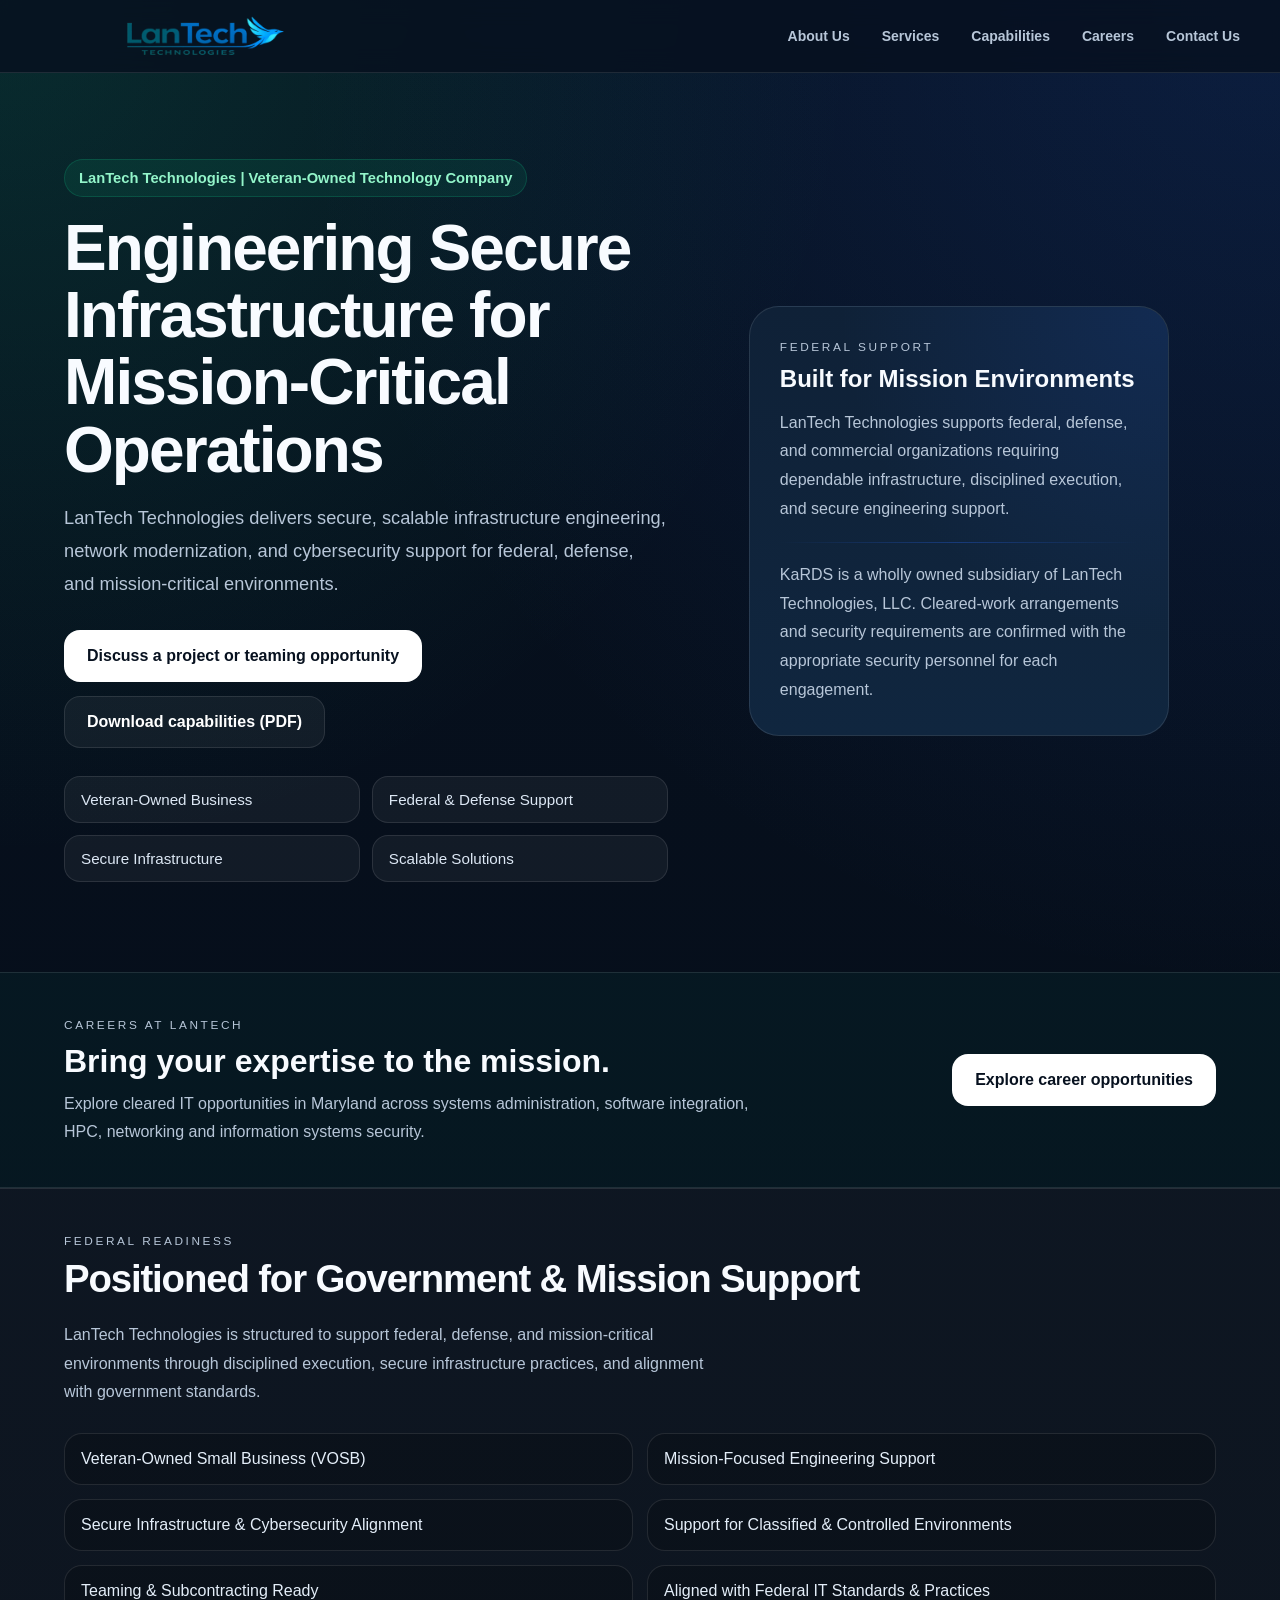
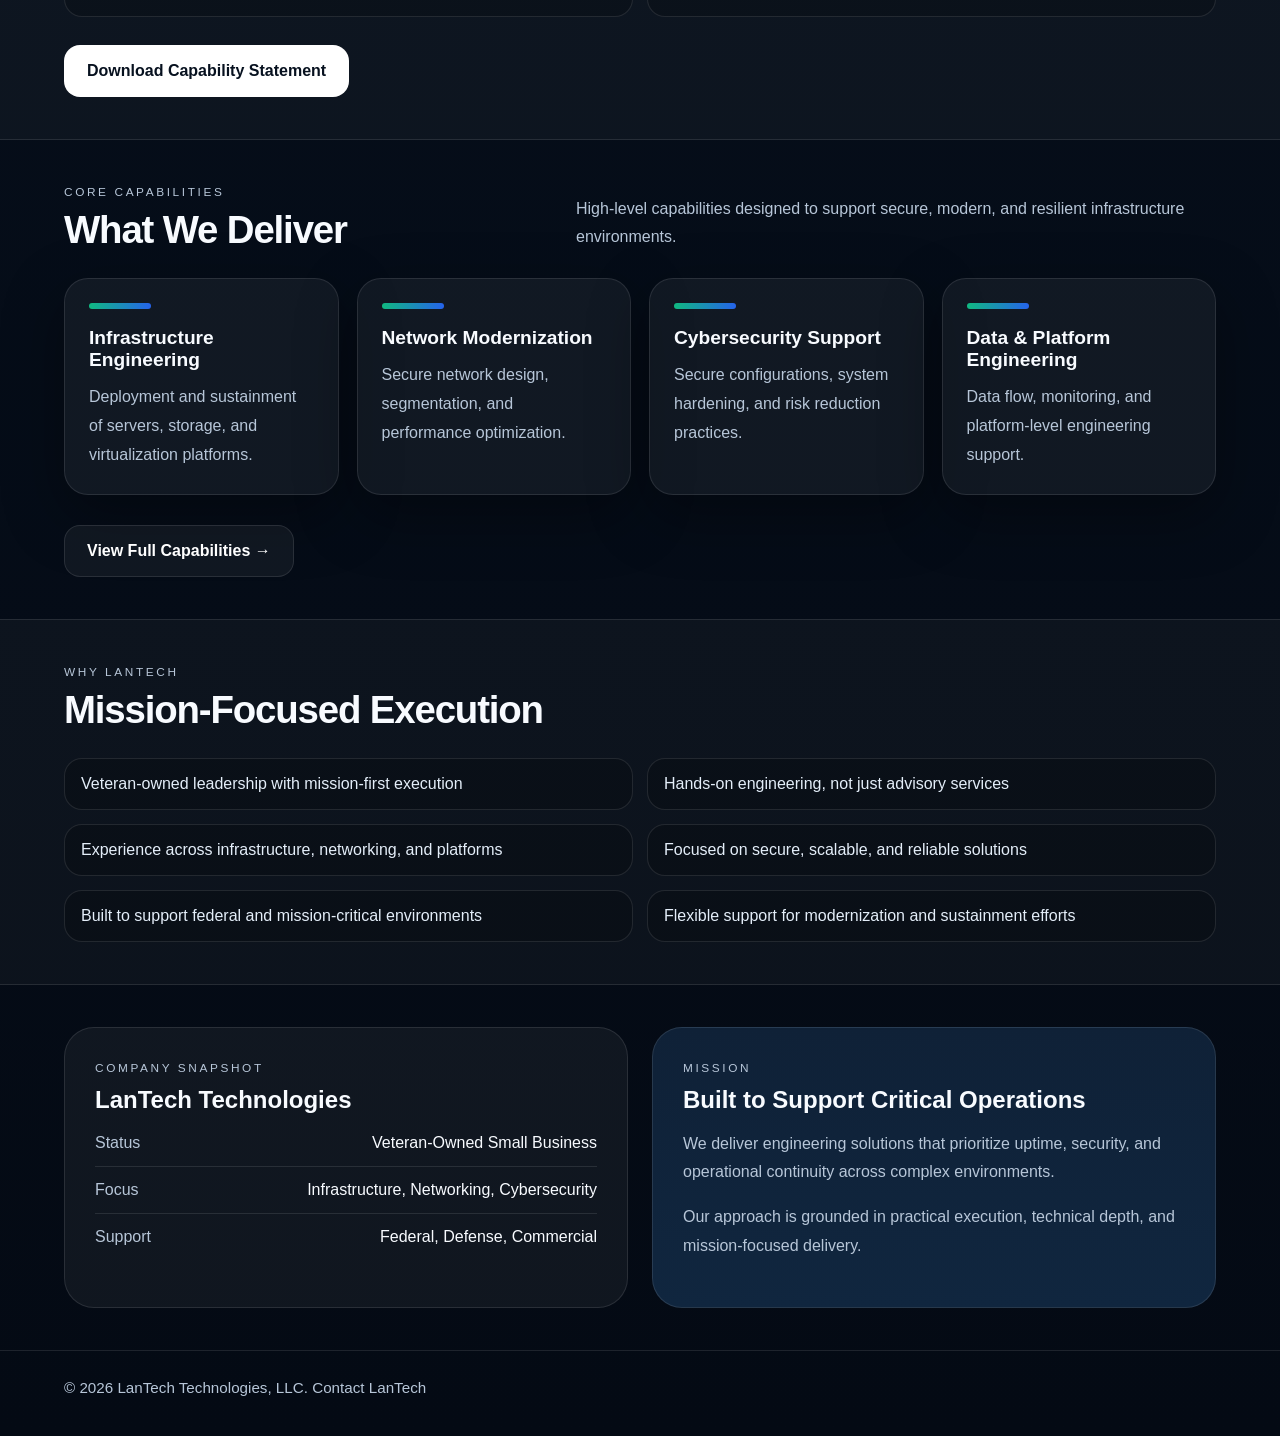
<file: index.html>
<!DOCTYPE html>

<html lang="en">
<head>
<meta charset="utf-8"/>
<meta content="width=device-width,initial-scale=1" name="viewport"/>
<title>LanTech Technologies | Mission-Focused Infrastructure &amp; Engineering</title>
<meta content="LanTech Technologies, LLC: veteran-owned infrastructure engineering, Windows and Linux administration, Hyper-V, storage, networking, and Apache NiFi operations. Contact us for teaming and project support." name="description"/>
<link href="styles.css" rel="stylesheet"/>
<link href="careers.css" rel="stylesheet"/>
<link href="https://lantechtechnologies.com/" rel="canonical"/></head>
<body><a class="skip-link" href="#main-content">Skip to main content</a>
<header class="site-header">
<div class="container nav">
<a class="brand" href="/">
<img alt="LanTech Technologies" class="brand-logo" decoding="async" src="lantech-logo.png"/>
</a>
<nav aria-label="Main navigation" class="nav-links"><a href="about.html">About Us</a><a href="services.html">Services</a><a href="capabilities.html">Capabilities</a><a href="careers.html">Careers</a><a href="contact.html">Contact Us</a></nav>
</div>
</header>
<main id="main-content">
<!-- HERO -->
<section class="hero" id="top">
<div class="container hero-grid">
<div>
<span class="eyebrow">
        LanTech Technologies | Veteran-Owned Technology Company
      </span>
<h1>
        Engineering Secure Infrastructure for Mission-Critical Operations
      </h1>
<p class="lead">
        LanTech Technologies delivers secure, scalable infrastructure engineering,
        network modernization, and cybersecurity support for federal, defense,
        and mission-critical environments.
      </p><div class="cta-row"><a class="btn primary" href="contact.html">Discuss a project or teaming opportunity</a><a class="btn secondary" download="" href="lantech-capability-statement.pdf">Download capabilities (PDF)</a></div>
<div class="hero-badges">
<div class="badge">Veteran-Owned Business</div>
<div class="badge">Federal &amp; Defense Support</div>
<div class="badge">Secure Infrastructure</div>
<div class="badge">Scalable Solutions</div>
</div>
</div>
<div class="hero-visual">
<div class="hero-visual-wrap">
<div class="about-card alt" style="max-width: 420px; text-align: left;">
<span class="kicker">Federal Support</span>
<h2 style="margin-top:10px;">
        Built for Mission Environments
      </h2>
<p>
  LanTech Technologies supports federal, defense, and commercial organizations
  requiring dependable infrastructure, disciplined execution, and secure
  engineering support.
</p>
<div class="hero-divider"></div>
<p style="margin-bottom:0;">
  KaRDS is a wholly owned subsidiary of LanTech Technologies, LLC. Cleared-work arrangements and security requirements are confirmed with the appropriate security personnel for each engagement.
</p>
</div>
</div>
</div>
<!-- TECH VISUAL -->
<!-- SUPPORT TEXT -->
<p class="hero-side-copy">
</p>
</div>

</section>
<section class="careers-teaser" aria-labelledby="careers-teaser-title"><div class="container"><div><span class="kicker">Careers at LanTech</span><h2 id="careers-teaser-title">Bring your expertise to the mission.</h2><p>Explore cleared IT opportunities in Maryland across systems administration, software integration, HPC, networking and information systems security.</p></div><a class="btn primary" href="careers.html">Explore career opportunities</a></div></section>

<!-- ABOUT -->
<section class="band">
<div class="container">
<div class="section-head">
<div>
<span class="kicker">Federal Readiness</span>
<h2>Positioned for Government &amp; Mission Support</h2>
</div>
<p>
        LanTech Technologies is structured to support federal, defense, and
        mission-critical environments through disciplined execution, secure
        infrastructure practices, and alignment with government standards.
      </p>
</div>
<div class="list-grid">
<div>Veteran-Owned Small Business (VOSB)</div>
<div>Mission-Focused Engineering Support</div>
<div>Secure Infrastructure &amp; Cybersecurity Alignment</div>
<div>Support for Classified &amp; Controlled Environments</div>
<div>Teaming &amp; Subcontracting Ready</div>
<div>Aligned with Federal IT Standards &amp; Practices</div>
</div>
<div class="cta-row" style="margin-top: 28px;">
<a class="btn primary" download="" href="lantech-capability-statement.pdf" target="_blank">
        Download Capability Statement
      </a>
</div>
</div>
</section>
<!-- CORE CAPABILITIES (SUMMARY) -->
<section>
<div class="container">
<div class="section-head">
<div>
<span class="kicker">Core Capabilities</span>
<h2>What We Deliver</h2>
</div>
<p>
          High-level capabilities designed to support secure, modern, and resilient
          infrastructure environments.
        </p>
</div>
<div class="cards">
<div class="card">
<div class="bar"></div>
<h3>Infrastructure Engineering</h3>
<p>
            Deployment and sustainment of servers, storage, and virtualization platforms.
          </p>
</div>
<div class="card">
<div class="bar"></div>
<h3>Network Modernization</h3>
<p>
            Secure network design, segmentation, and performance optimization.
          </p>
</div>
<div class="card">
<div class="bar"></div>
<h3>Cybersecurity Support</h3>
<p>
            Secure configurations, system hardening, and risk reduction practices.
          </p>
</div>
<div class="card">
<div class="bar"></div>
<h3>Data &amp; Platform Engineering</h3>
<p>
            Data flow, monitoring, and platform-level engineering support.
          </p>
</div>
</div>
<div class="cta-row" style="margin-top:30px;">
<a class="btn secondary" href="capabilities.html">
          View Full Capabilities →
        </a>
</div>
</div>
</section>
<!-- DIFFERENTIATORS -->
<section class="band">
<div class="container">
<div class="section-head">
<div>
<span class="kicker">Why LanTech</span>
<h2>Mission-Focused Execution</h2>
</div>
</div>
<div class="list-grid">
<div>Veteran-owned leadership with mission-first execution</div>
<div>Hands-on engineering, not just advisory services</div>
<div>Experience across infrastructure, networking, and platforms</div>
<div>Focused on secure, scalable, and reliable solutions</div>
<div>Built to support federal and mission-critical environments</div>
<div>Flexible support for modernization and sustainment efforts</div>
</div>
</div>
</section>
<!-- COMPANY SNAPSHOT -->
<section>
<div class="container about-grid">
<div class="about-card">
<span class="kicker">Company Snapshot</span>
<h2>LanTech Technologies</h2>
<div class="profile-list">
<div class="profile-row">
<span>Status</span>
<span>Veteran-Owned Small Business</span>
</div>
<div class="profile-row">
<span>Focus</span>
<span>Infrastructure, Networking, Cybersecurity</span>
</div>
<div class="profile-row">
<span>Support</span>
<span>Federal, Defense, Commercial</span>
</div>
</div>
</div>
<div class="about-card alt">
<span class="kicker">Mission</span>
<h2>Built to Support Critical Operations</h2>
<p>
          We deliver engineering solutions that prioritize uptime, security, and
          operational continuity across complex environments.
        </p>
<p>
          Our approach is grounded in practical execution, technical depth, and
          mission-focused delivery.
        </p>
</div>
</div>
</section>
<!-- CTA -->
</main>
<footer><div class="container">© 2026 LanTech Technologies, LLC. <a href="contact.html">Contact LanTech</a></div></footer></body>
</html>
</file>
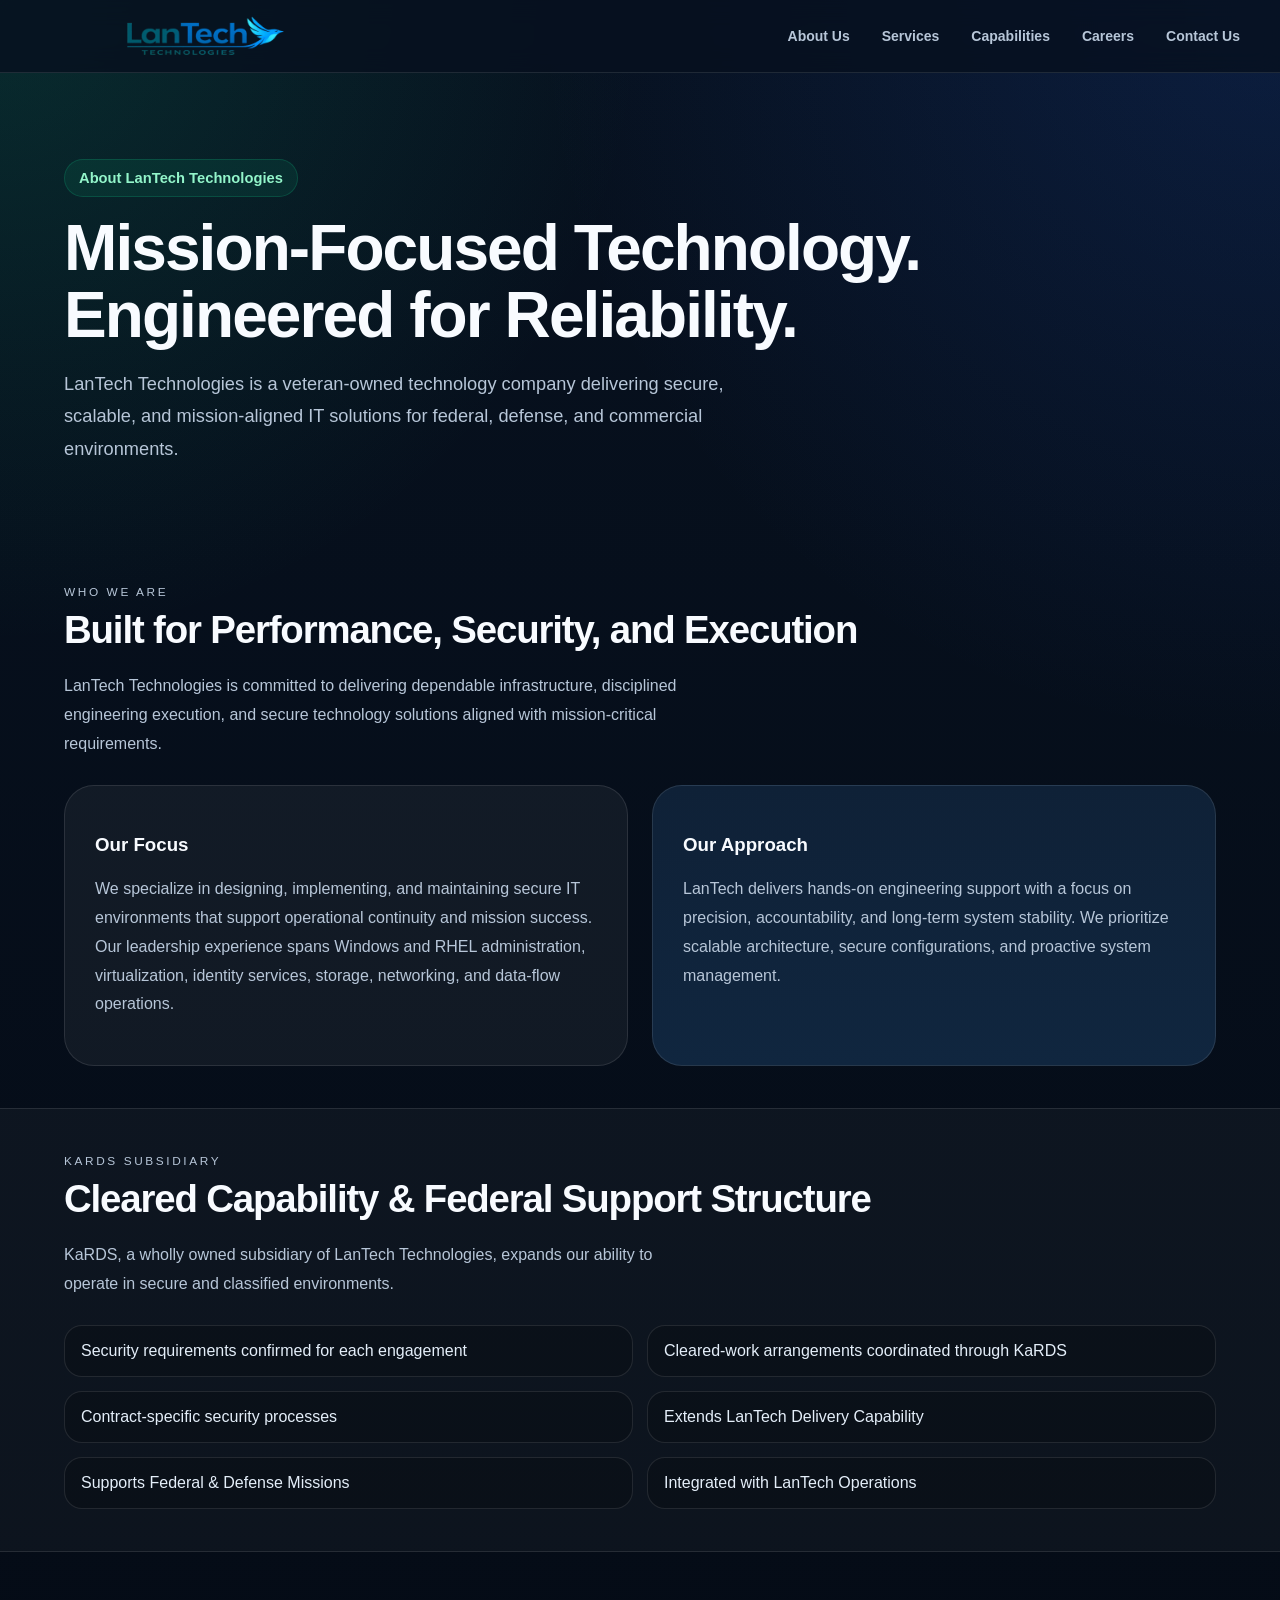
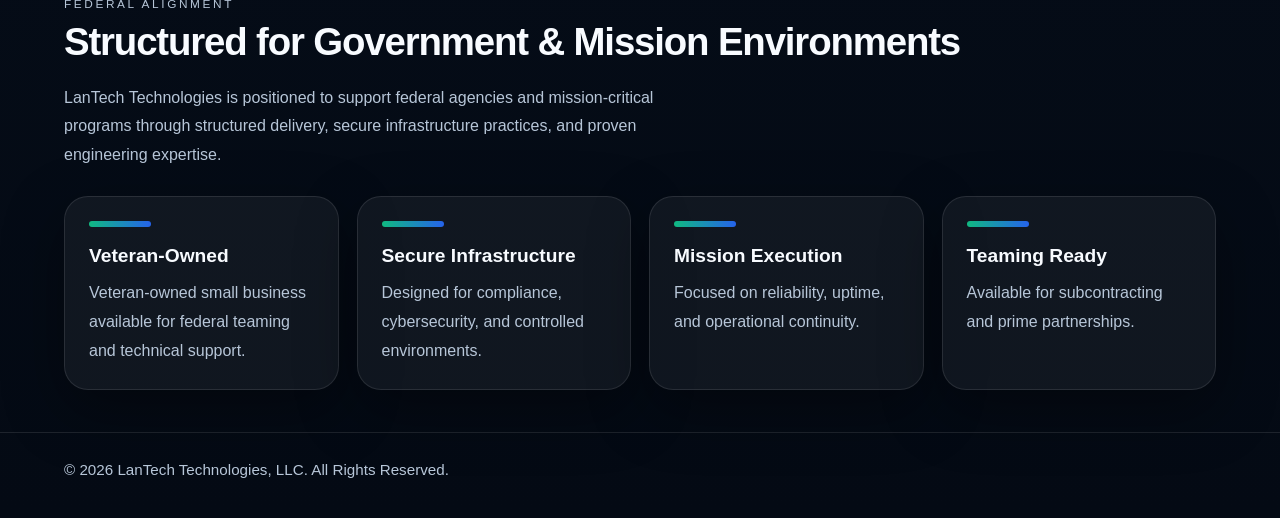
<file: about.html>
<!DOCTYPE html>

<html lang="en">
<head>
<meta charset="utf-8"/>
<meta content="width=device-width, initial-scale=1.0" name="viewport"/>
<title>About | LanTech Technologies</title>
<link href="styles.css" rel="stylesheet"/>
<meta content="LanTech Technologies, LLC: veteran-owned infrastructure engineering, Windows and Linux administration, Hyper-V, storage, networking, and Apache NiFi operations. Contact us for teaming and project support." name="description"/><link href="https://lantechtechnologies.com/about" rel="canonical"/></head>
<body><a class="skip-link" href="#main-content">Skip to main content</a>
<!-- ===== HEADER ===== -->
<header class="site-header">
<div class="container nav">
<a class="brand" href="/">
<img alt="LanTech Technologies" class="brand-logo" decoding="async" src="lantech-logo.png"/>
</a>
<nav aria-label="Main navigation" class="nav-links"><a href="about.html">About Us</a><a href="services.html">Services</a><a href="capabilities.html">Capabilities</a><a href="careers.html">Careers</a><a href="contact.html">Contact Us</a></nav>
</div>
</header><main id="main-content"><section class="hero">
<div class="container">
<span class="eyebrow">About LanTech Technologies</span>
<h1>
  Mission-Focused Technology.<br/>
  Engineered for Reliability.
</h1>
<p class="lead">
  LanTech Technologies is a veteran-owned technology company delivering secure,
  scalable, and mission-aligned IT solutions for federal, defense, and commercial environments.
</p>
</div>
</section><section>
<div class="container">
<div class="section-head">
<div>
<span class="kicker">Who We Are</span>
<h2>Built for Performance, Security, and Execution</h2>
</div>
<p>
    LanTech Technologies is committed to delivering dependable infrastructure,
    disciplined engineering execution, and secure technology solutions aligned
    with mission-critical requirements.
  </p>
</div>
<div class="about-grid">
<div class="about-card">
<h3>Our Focus</h3>
<p>
      We specialize in designing, implementing, and maintaining secure IT
      environments that support operational continuity and mission success.
      Our leadership experience spans Windows and RHEL administration, virtualization, identity services, storage, networking, and data-flow operations.
    </p>
</div>
<div class="about-card alt">
<h3>Our Approach</h3>
<p>
      LanTech delivers hands-on engineering support with a focus on precision,
      accountability, and long-term system stability. We prioritize scalable
      architecture, secure configurations, and proactive system management.
    </p>
</div>
</div>
</div>
</section><section class="band">
<div class="container">
<div class="section-head">
<div>
<span class="kicker">KaRDS Subsidiary</span>
<h2>Cleared Capability &amp; Federal Support Structure</h2>
</div>
<p>
    KaRDS, a wholly owned subsidiary of LanTech Technologies, expands our
    ability to operate in secure and classified environments.
  </p>
</div>
<div class="list-grid">
<div>Security requirements confirmed for each engagement</div>
<div>Cleared-work arrangements coordinated through KaRDS</div>
<div>Contract-specific security processes</div>
<div>Extends LanTech Delivery Capability</div>
<div>Supports Federal &amp; Defense Missions</div>
<div>Integrated with LanTech Operations</div>
</div>
</div>
</section><section>
<div class="container">
<div class="section-head">
<div>
<span class="kicker">Federal Alignment</span>
<h2>Structured for Government &amp; Mission Environments</h2>
</div>
<p>
    LanTech Technologies is positioned to support federal agencies and
    mission-critical programs through structured delivery, secure
    infrastructure practices, and proven engineering expertise.
  </p>
</div>
<div class="cards">
<div class="card">
<div class="bar"></div>
<h3>Veteran-Owned</h3>
<p>Veteran-owned small business available for federal teaming and technical support.</p>
</div>
<div class="card">
<div class="bar"></div>
<h3>Secure Infrastructure</h3>
<p>Designed for compliance, cybersecurity, and controlled environments.</p>
</div>
<div class="card">
<div class="bar"></div>
<h3>Mission Execution</h3>
<p>Focused on reliability, uptime, and operational continuity.</p>
</div>
<div class="card">
<div class="bar"></div>
<h3>Teaming Ready</h3>
<p>Available for subcontracting and prime partnerships.</p>
</div>
</div>
</div>
</section></main>
<!-- ===== HERO ===== -->

<!-- ===== COMPANY OVERVIEW ===== -->

<!-- ===== KARDS SECTION ===== -->

<!-- ===== FEDERAL POSITIONING ===== -->

<!-- ===== FOOTER ===== -->
<footer>
<div class="container">
    © 2026 LanTech Technologies, LLC. All Rights Reserved.
  </div>
</footer>
</body>
</html>
</file>
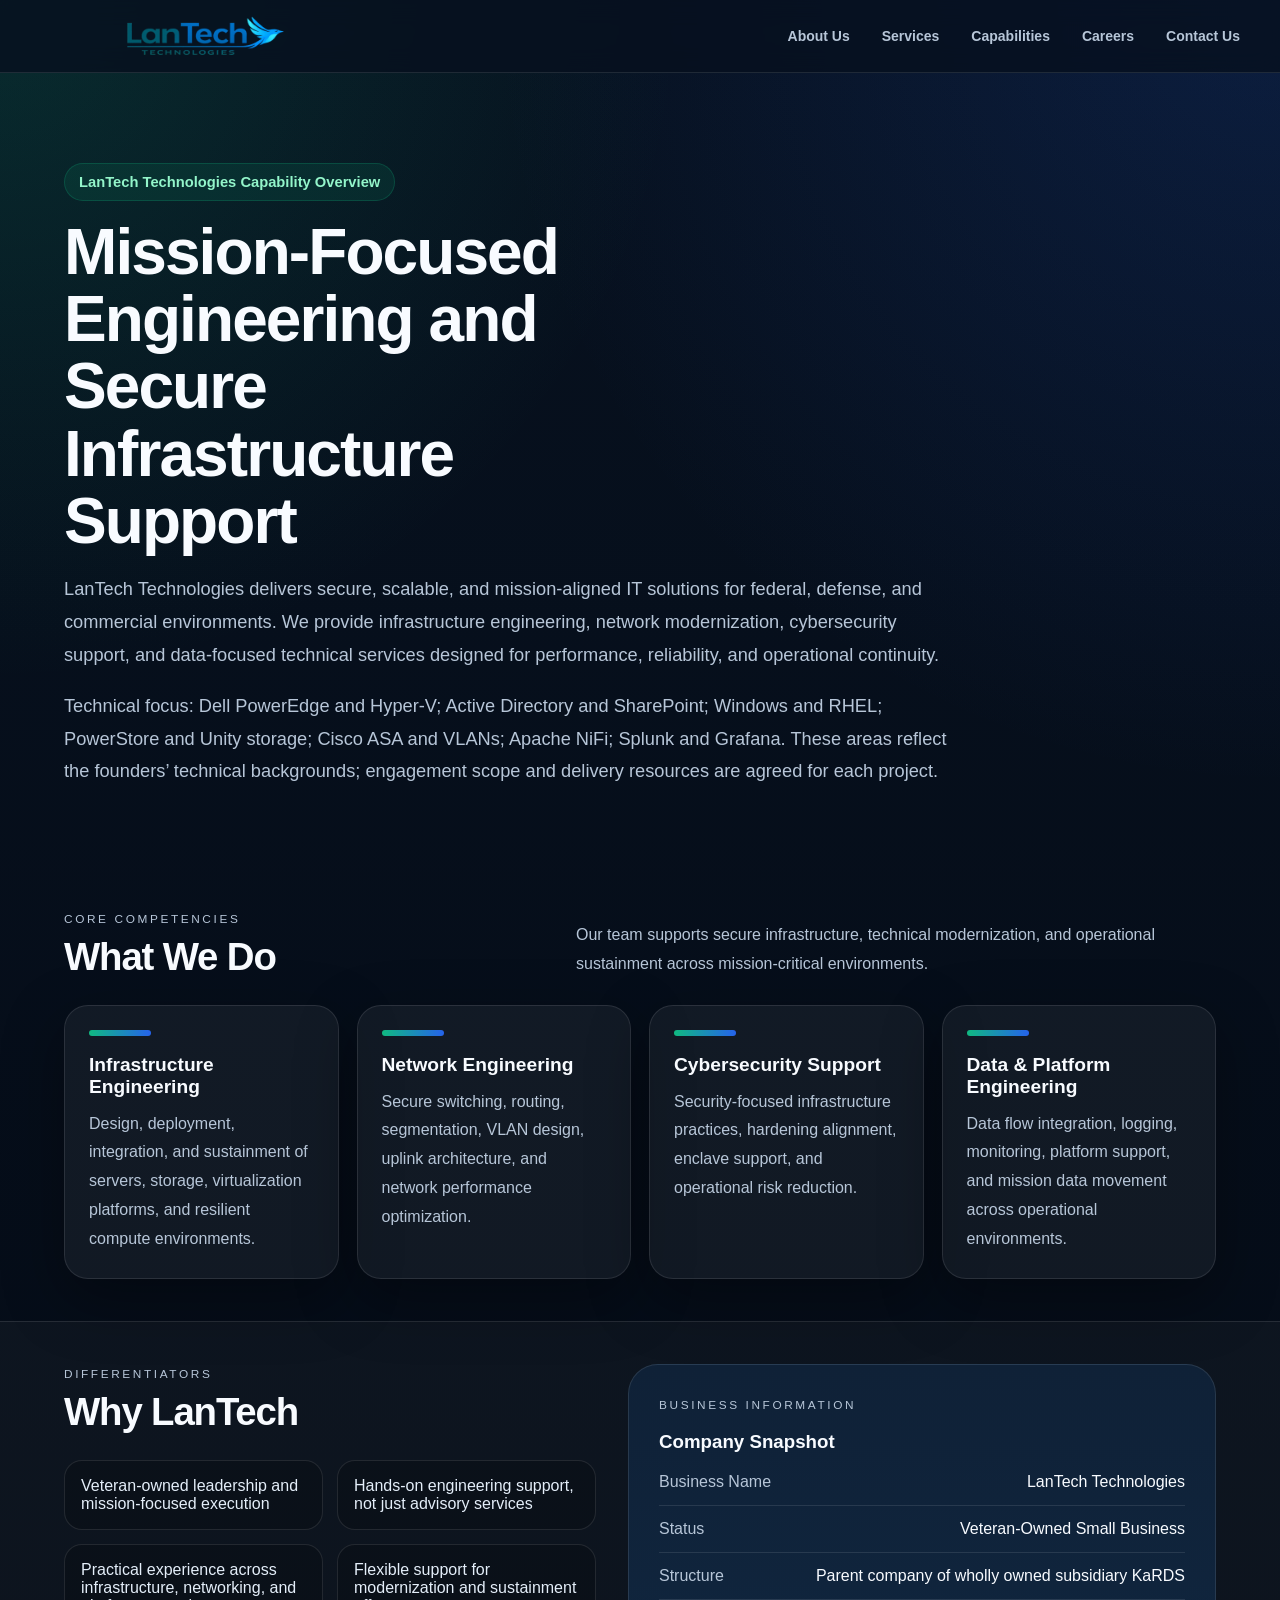
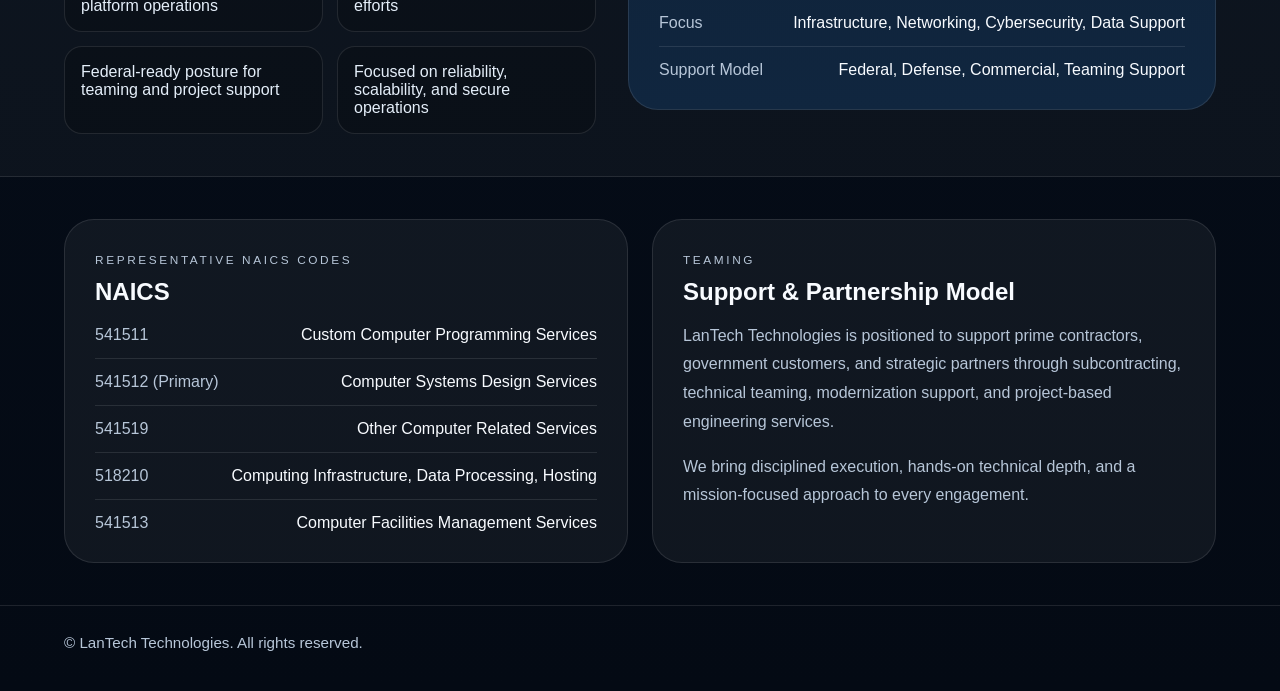
<file: capabilities.html>
<!DOCTYPE html>

<html lang="en">
<head>
<meta charset="utf-8"/>
<meta content="width=device-width, initial-scale=1.0" name="viewport"/>
<title>LanTech Technologies | Capabilities</title>
<link href="styles.css" rel="stylesheet"/>
<meta content="LanTech Technologies, LLC: veteran-owned infrastructure engineering, Windows and Linux administration, Hyper-V, storage, networking, and Apache NiFi operations. Contact us for teaming and project support." name="description"/><link href="https://lantechtechnologies.com/capabilities" rel="canonical"/></head>
<body><a class="skip-link" href="#main-content">Skip to main content</a>
<header class="site-header">
<div class="container nav">
<a class="brand" href="/">
<img alt="LanTech Technologies" class="brand-logo" decoding="async" src="lantech-logo.png"/>
</a>
<nav aria-label="Main navigation" class="nav-links"><a href="about.html">About Us</a><a href="services.html">Services</a><a href="capabilities.html">Capabilities</a><a href="careers.html">Careers</a><a href="contact.html">Contact Us</a></nav>
</div>
</header>
<main id="main-content">
<section class="capabilities-hero">
<div class="container">
<span class="eyebrow">LanTech Technologies Capability Overview</span>
<h1>Mission-Focused Engineering and Secure Infrastructure Support</h1>
<p class="lead">
          LanTech Technologies delivers secure, scalable, and mission-aligned IT solutions
          for federal, defense, and commercial environments. We provide infrastructure engineering,
          network modernization, cybersecurity support, and data-focused technical services
          designed for performance, reliability, and operational continuity.
        </p><p class="lead">Technical focus: Dell PowerEdge and Hyper-V; Active Directory and SharePoint; Windows and RHEL; PowerStore and Unity storage; Cisco ASA and VLANs; Apache NiFi; Splunk and Grafana. These areas reflect the founders’ technical backgrounds; engagement scope and delivery resources are agreed for each project.</p>
</div>
</section>
<section>
<div class="container">
<div class="section-head">
<div>
<span class="kicker">Core Competencies</span>
<h2>What We Do</h2>
</div>
<p>
            Our team supports secure infrastructure, technical modernization, and operational
            sustainment across mission-critical environments.
          </p>
</div>
<div class="cards">
<div class="card">
<div class="bar"></div>
<h3>Infrastructure Engineering</h3>
<p>
              Design, deployment, integration, and sustainment of servers, storage,
              virtualization platforms, and resilient compute environments.
            </p>
</div>
<div class="card">
<div class="bar"></div>
<h3>Network Engineering</h3>
<p>
              Secure switching, routing, segmentation, VLAN design, uplink architecture,
              and network performance optimization.
            </p>
</div>
<div class="card">
<div class="bar"></div>
<h3>Cybersecurity Support</h3>
<p>
              Security-focused infrastructure practices, hardening alignment,
              enclave support, and operational risk reduction.
            </p>
</div>
<div class="card">
<div class="bar"></div>
<h3>Data &amp; Platform Engineering</h3>
<p>
              Data flow integration, logging, monitoring, platform support,
              and mission data movement across operational environments.
            </p>
</div>
</div>
</div>
</section>
<section class="band">
<div class="container band-grid">
<div>
<div class="section-head">
<div>
<span class="kicker">Differentiators</span>
<h2>Why LanTech</h2>
</div>
</div>
<div class="list-grid">
<div>Veteran-owned leadership and mission-focused execution</div>
<div>Hands-on engineering support, not just advisory services</div>
<div>Practical experience across infrastructure, networking, and platform operations</div>
<div>Flexible support for modernization and sustainment efforts</div>
<div>Federal-ready posture for teaming and project support</div>
<div>Focused on reliability, scalability, and secure operations</div>
</div>
</div>
<div class="about-card alt">
<span class="kicker">Business Information</span>
<h3>Company Snapshot</h3>
<div class="profile-list">
<div class="profile-row">
<span>Business Name</span>
<span>LanTech Technologies</span>
</div>
<div class="profile-row">
<span>Status</span>
<span>Veteran-Owned Small Business</span>
</div>
<div class="profile-row">
<span>Structure</span>
<span>Parent company of wholly owned subsidiary KaRDS</span>
</div>
<div class="profile-row">
<span>Focus</span>
<span>Infrastructure, Networking, Cybersecurity, Data Support</span>
</div>
<div class="profile-row">
<span>Support Model</span>
<span>Federal, Defense, Commercial, Teaming Support</span>
</div>
</div>
</div>
</div>
</section>
<section>
<div class="container about-grid">
<div class="about-card">
<span class="kicker">Representative NAICS Codes</span>
<h2>NAICS</h2>
<div class="profile-list">
<div class="profile-row">
<span>541511</span>
<span>Custom Computer Programming Services</span>
</div>
<div class="profile-row">
<span>541512 (Primary)</span>
<span>Computer Systems Design Services</span>
</div>
<div class="profile-row">
<span>541519</span>
<span>Other Computer Related Services</span>
</div>
<div class="profile-row">
<span>518210</span>
<span>Computing Infrastructure, Data Processing, Hosting</span>
</div>
<div class="profile-row"><span>541513</span><span>Computer Facilities Management Services</span></div></div>
</div>
<div class="about-card">
<span class="kicker">Teaming</span>
<h2>Support &amp; Partnership Model</h2>
<p>
            LanTech Technologies is positioned to support prime contractors, government customers,
            and strategic partners through subcontracting, technical teaming, modernization support,
            and project-based engineering services.
          </p>
<p>
            We bring disciplined execution, hands-on technical depth, and a mission-focused approach
            to every engagement.
          </p>
</div>
</div>
</section>
</main>
<footer>
<div class="container">
      © LanTech Technologies. All rights reserved.
    </div>
</footer>
</body>
</html>
</file>
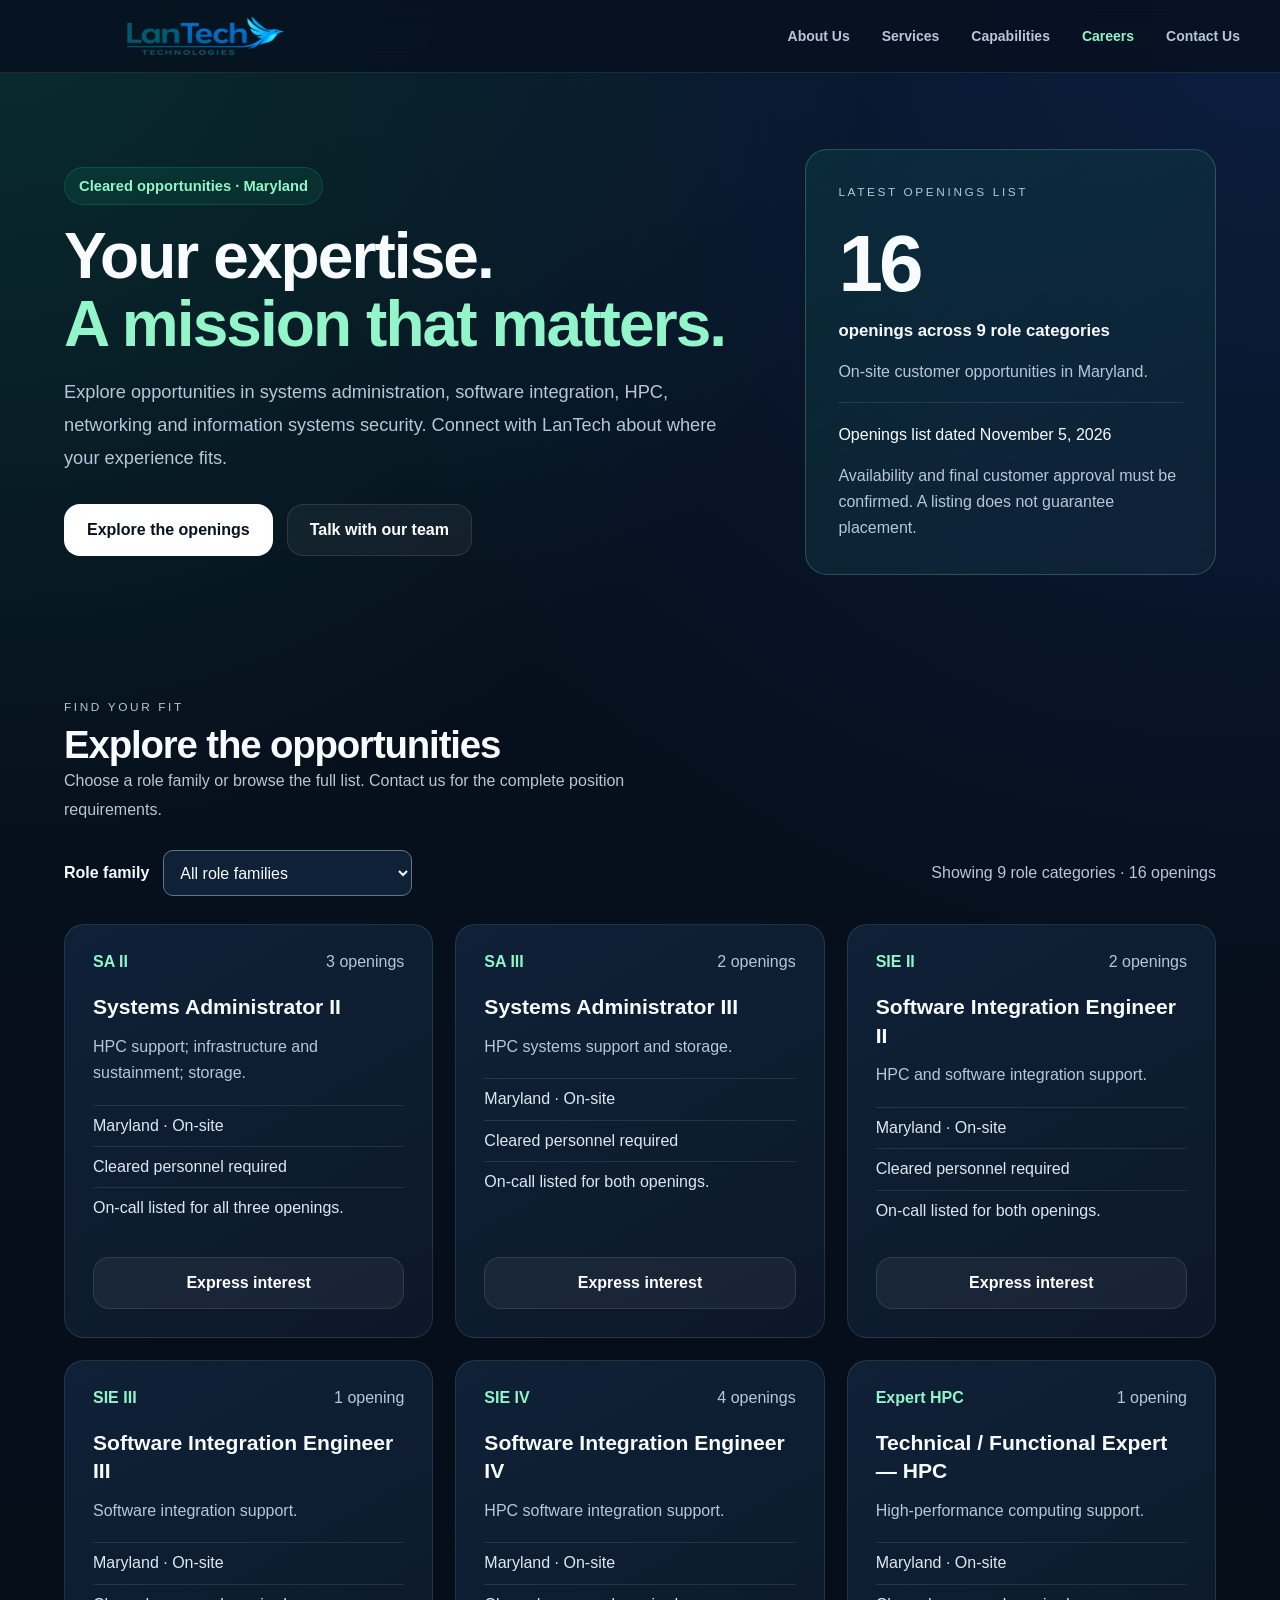
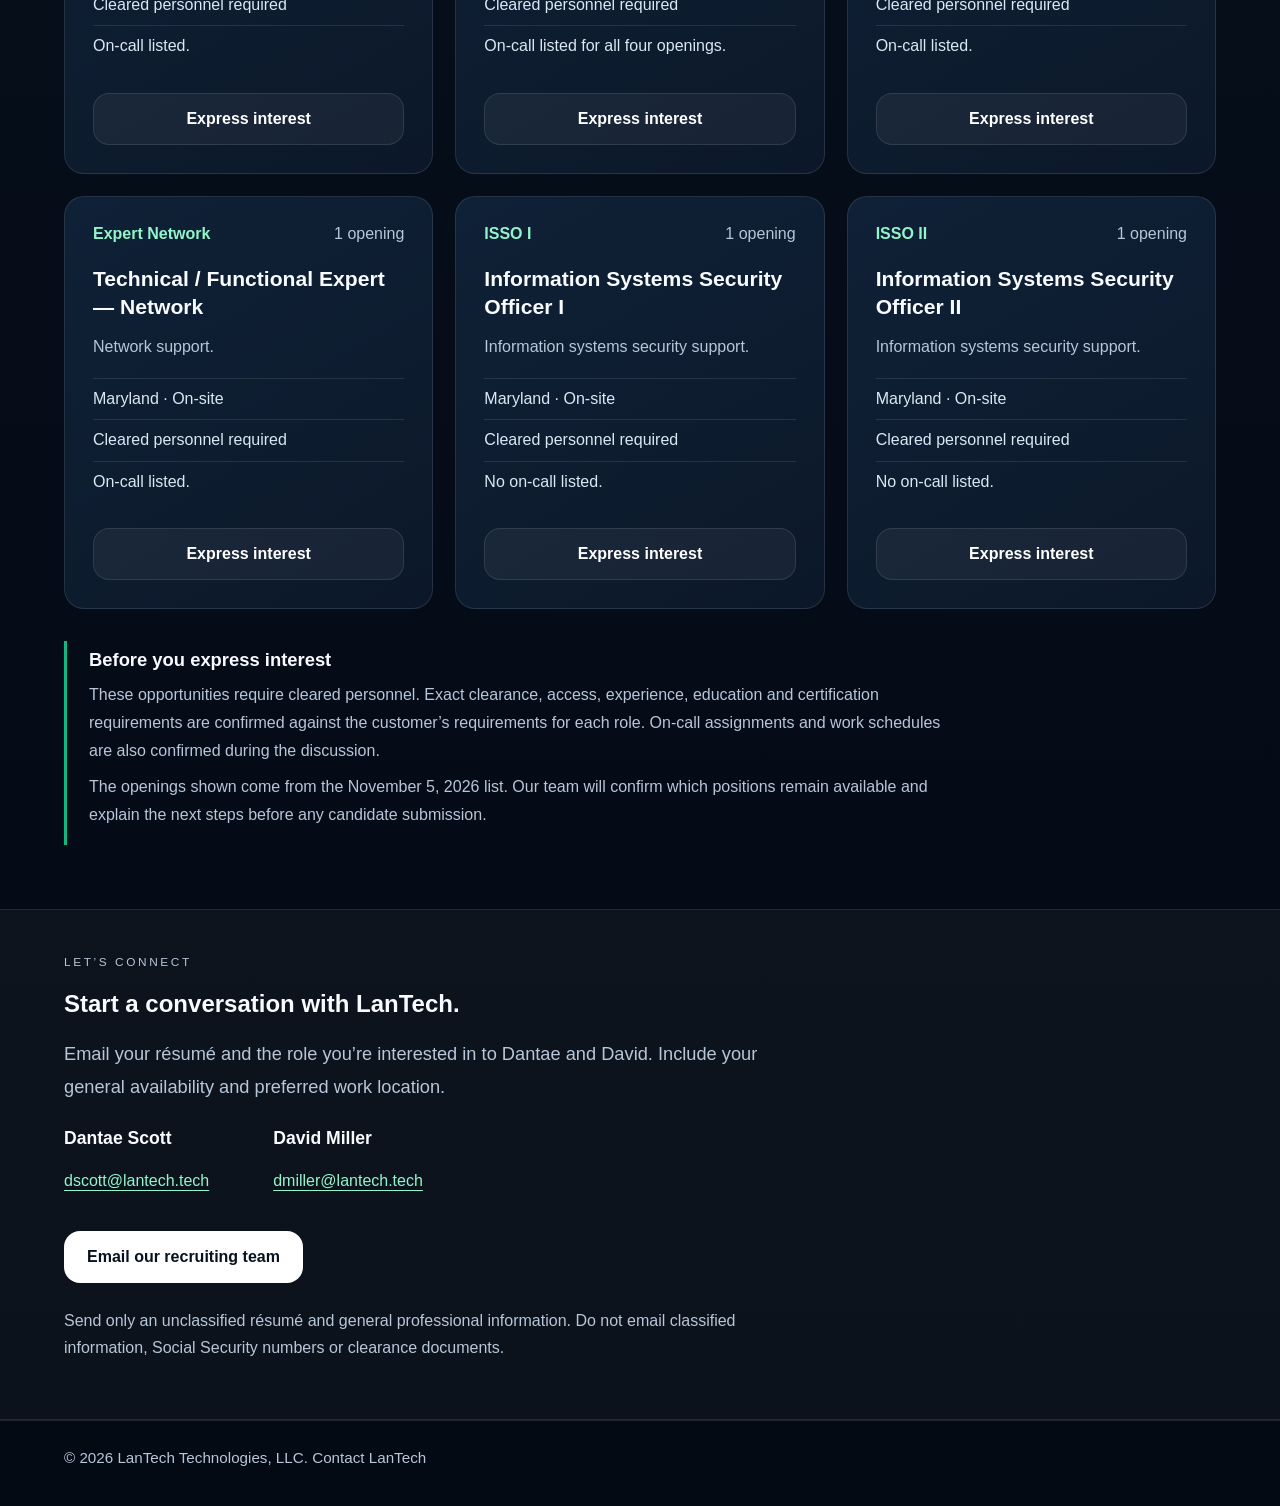
<file: careers.html>
<!DOCTYPE html>
<html lang="en"><head>
<meta charset="utf-8"><meta name="viewport" content="width=device-width, initial-scale=1">
<title>Cleared IT Careers in Maryland | LanTech Technologies</title>
<meta name="description" content="Explore LanTech Technologies cleared IT opportunities in Maryland: systems administration, software integration, HPC, networking and information systems security.">
<link rel="canonical" href="https://lantechtechnologies.com/careers.html">
<link rel="stylesheet" href="styles.css"><link rel="stylesheet" href="careers.css">
<script src="careers.js" defer></script>
</head><body class="careers-page">
<a class="skip-link" href="#main-content">Skip to main content</a>
<header class="site-header"><div class="container nav"><a class="brand" href="/"><img class="brand-logo" src="lantech-logo.png" alt="LanTech Technologies" decoding="async"></a><nav aria-label="Main navigation" class="nav-links"><a href="about.html">About Us</a><a href="services.html">Services</a><a href="capabilities.html">Capabilities</a><a href="careers.html" aria-current="page">Careers</a><a href="contact.html">Contact Us</a></nav></div></header>
<main id="main-content">
<section class="careers-hero"><div class="container careers-hero-grid">
<div><span class="eyebrow">Cleared opportunities · Maryland</span><h1>Your expertise.<br><span>A mission that matters.</span></h1>
<p class="lead">Explore opportunities in systems administration, software integration, HPC, networking and information systems security. Connect with LanTech about where your experience fits.</p>
<div class="cta-row"><a class="btn primary" href="#openings">Explore the openings</a><a class="btn secondary" href="#connect">Talk with our team</a></div></div>
<aside class="opportunity-snapshot" aria-label="Openings snapshot"><span class="kicker">Latest openings list</span><div class="snapshot-number">16<span>openings across 9 role categories</span></div><p>On-site customer opportunities in Maryland.</p><div class="snapshot-date">Openings list dated November 5, 2026</div><p class="snapshot-note">Availability and final customer approval must be confirmed. A listing does not guarantee placement.</p></aside>
</div></section>
<section id="openings" class="openings-section"><div class="container">
<div class="section-head"><div><span class="kicker">Find your fit</span><h2>Explore the opportunities</h2><p class="openings-intro">Choose a role family or browse the full list. Contact us for the complete position requirements.</p></div></div>
<div class="openings-toolbar" hidden><label for="role-filter">Role family</label><select id="role-filter"><option value="all">All role families</option><option value="systems">Systems administration</option><option value="integration">Software integration</option><option value="specialist">HPC &amp; network experts</option><option value="security">Information systems security</option></select><p id="filter-status" role="status" aria-live="polite">Showing 9 role categories · 16 openings</p></div>
<div class="openings-grid"><article class="opening-card" data-family="systems">
<div class="opening-top"><span class="role-code">SA II</span><span class="opening-count">3 openings</span></div>
<h3>Systems Administrator II</h3><p class="work-focus">HPC support; infrastructure and sustainment; storage.</p>
<ul class="role-facts"><li>Maryland · On-site</li><li>Cleared personnel required</li><li>On-call listed for all three openings.</li></ul>
<a class="btn secondary interest-link" href="mailto:dscott@lantech.tech?cc=dmiller%40lantech.tech&amp;subject=LanTech+opportunity+interest%3A+Systems+Administrator+II" aria-label="Express interest in Systems Administrator II">Express interest</a>
</article><article class="opening-card" data-family="systems">
<div class="opening-top"><span class="role-code">SA III</span><span class="opening-count">2 openings</span></div>
<h3>Systems Administrator III</h3><p class="work-focus">HPC systems support and storage.</p>
<ul class="role-facts"><li>Maryland · On-site</li><li>Cleared personnel required</li><li>On-call listed for both openings.</li></ul>
<a class="btn secondary interest-link" href="mailto:dscott@lantech.tech?cc=dmiller%40lantech.tech&amp;subject=LanTech+opportunity+interest%3A+Systems+Administrator+III" aria-label="Express interest in Systems Administrator III">Express interest</a>
</article><article class="opening-card" data-family="integration">
<div class="opening-top"><span class="role-code">SIE II</span><span class="opening-count">2 openings</span></div>
<h3>Software Integration Engineer II</h3><p class="work-focus">HPC and software integration support.</p>
<ul class="role-facts"><li>Maryland · On-site</li><li>Cleared personnel required</li><li>On-call listed for both openings.</li></ul>
<a class="btn secondary interest-link" href="mailto:dscott@lantech.tech?cc=dmiller%40lantech.tech&amp;subject=LanTech+opportunity+interest%3A+Software+Integration+Engineer+II" aria-label="Express interest in Software Integration Engineer II">Express interest</a>
</article><article class="opening-card" data-family="integration">
<div class="opening-top"><span class="role-code">SIE III</span><span class="opening-count">1 opening</span></div>
<h3>Software Integration Engineer III</h3><p class="work-focus">Software integration support.</p>
<ul class="role-facts"><li>Maryland · On-site</li><li>Cleared personnel required</li><li>On-call listed.</li></ul>
<a class="btn secondary interest-link" href="mailto:dscott@lantech.tech?cc=dmiller%40lantech.tech&amp;subject=LanTech+opportunity+interest%3A+Software+Integration+Engineer+III" aria-label="Express interest in Software Integration Engineer III">Express interest</a>
</article><article class="opening-card" data-family="integration">
<div class="opening-top"><span class="role-code">SIE IV</span><span class="opening-count">4 openings</span></div>
<h3>Software Integration Engineer IV</h3><p class="work-focus">HPC software integration support.</p>
<ul class="role-facts"><li>Maryland · On-site</li><li>Cleared personnel required</li><li>On-call listed for all four openings.</li></ul>
<a class="btn secondary interest-link" href="mailto:dscott@lantech.tech?cc=dmiller%40lantech.tech&amp;subject=LanTech+opportunity+interest%3A+Software+Integration+Engineer+IV" aria-label="Express interest in Software Integration Engineer IV">Express interest</a>
</article><article class="opening-card" data-family="specialist">
<div class="opening-top"><span class="role-code">Expert HPC</span><span class="opening-count">1 opening</span></div>
<h3>Technical / Functional Expert — HPC</h3><p class="work-focus">High-performance computing support.</p>
<ul class="role-facts"><li>Maryland · On-site</li><li>Cleared personnel required</li><li>On-call listed.</li></ul>
<a class="btn secondary interest-link" href="mailto:dscott@lantech.tech?cc=dmiller%40lantech.tech&amp;subject=LanTech+opportunity+interest%3A+Technical+%2F+Functional+Expert+%E2%80%94+HPC" aria-label="Express interest in Technical / Functional Expert — HPC">Express interest</a>
</article><article class="opening-card" data-family="specialist">
<div class="opening-top"><span class="role-code">Expert Network</span><span class="opening-count">1 opening</span></div>
<h3>Technical / Functional Expert — Network</h3><p class="work-focus">Network support.</p>
<ul class="role-facts"><li>Maryland · On-site</li><li>Cleared personnel required</li><li>On-call listed.</li></ul>
<a class="btn secondary interest-link" href="mailto:dscott@lantech.tech?cc=dmiller%40lantech.tech&amp;subject=LanTech+opportunity+interest%3A+Technical+%2F+Functional+Expert+%E2%80%94+Network" aria-label="Express interest in Technical / Functional Expert — Network">Express interest</a>
</article><article class="opening-card" data-family="security">
<div class="opening-top"><span class="role-code">ISSO I</span><span class="opening-count">1 opening</span></div>
<h3>Information Systems Security Officer I</h3><p class="work-focus">Information systems security support.</p>
<ul class="role-facts"><li>Maryland · On-site</li><li>Cleared personnel required</li><li>No on-call listed.</li></ul>
<a class="btn secondary interest-link" href="mailto:dscott@lantech.tech?cc=dmiller%40lantech.tech&amp;subject=LanTech+opportunity+interest%3A+Information+Systems+Security+Officer+I" aria-label="Express interest in Information Systems Security Officer I">Express interest</a>
</article><article class="opening-card" data-family="security">
<div class="opening-top"><span class="role-code">ISSO II</span><span class="opening-count">1 opening</span></div>
<h3>Information Systems Security Officer II</h3><p class="work-focus">Information systems security support.</p>
<ul class="role-facts"><li>Maryland · On-site</li><li>Cleared personnel required</li><li>No on-call listed.</li></ul>
<a class="btn secondary interest-link" href="mailto:dscott@lantech.tech?cc=dmiller%40lantech.tech&amp;subject=LanTech+opportunity+interest%3A+Information+Systems+Security+Officer+II" aria-label="Express interest in Information Systems Security Officer II">Express interest</a>
</article></div>
<div class="requirements-note"><h3>Before you express interest</h3><p>These opportunities require cleared personnel. Exact clearance, access, experience, education and certification requirements are confirmed against the customer’s requirements for each role. On-call assignments and work schedules are also confirmed during the discussion.</p><p>The openings shown come from the November 5, 2026 list. Our team will confirm which positions remain available and explain the next steps before any candidate submission.</p></div>
</div></section>
<section id="connect" class="careers-connect band"><div class="container"><span class="kicker">Let’s connect</span><h2>Start a conversation with LanTech.</h2><p class="lead">Email your résumé and the role you’re interested in to Dantae and David. Include your general availability and preferred work location.</p>
<div class="recruiting-contacts"><div><h3>Dantae Scott</h3><a href="mailto:dscott@lantech.tech">dscott@lantech.tech</a></div><div><h3>David Miller</h3><a href="mailto:dmiller@lantech.tech">dmiller@lantech.tech</a></div></div>
<a class="btn primary" href="mailto:dscott@lantech.tech?cc=dmiller%40lantech.tech&amp;subject=LanTech%20career%20opportunities">Email our recruiting team</a>
<p class="safe-contact">Send only an unclassified résumé and general professional information. Do not email classified information, Social Security numbers or clearance documents.</p>
</div></section>
</main><footer><div class="container">© 2026 LanTech Technologies, LLC. <a href="contact.html">Contact LanTech</a></div></footer>
</body></html>
</file>
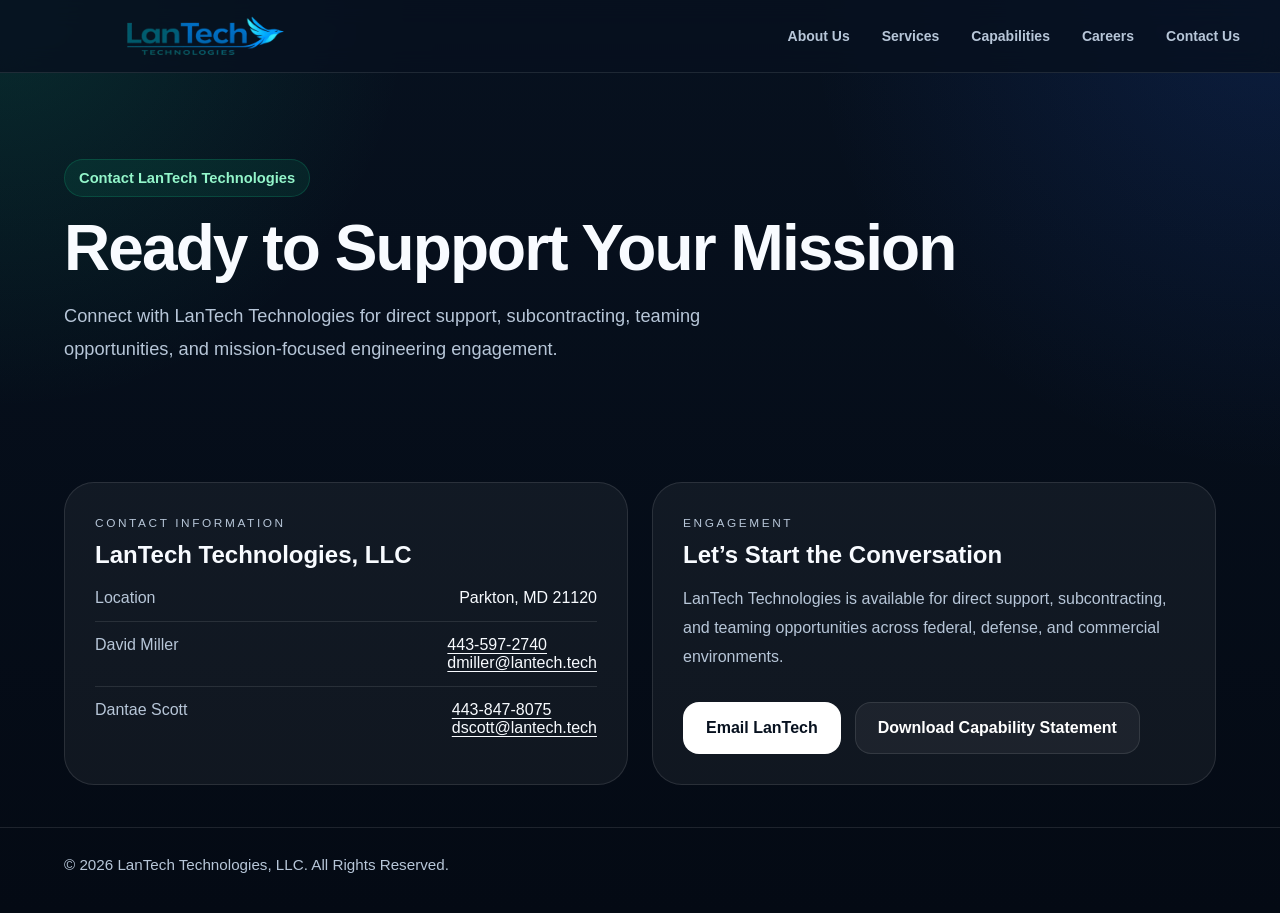
<file: contact.html>
<!DOCTYPE html>

<html lang="en">
<head>
<meta charset="utf-8"/>
<meta content="width=device-width, initial-scale=1.0" name="viewport"/>
<title>Contact | LanTech Technologies</title>
<link href="styles.css" rel="stylesheet"/>
<meta content="LanTech Technologies, LLC: veteran-owned infrastructure engineering, Windows and Linux administration, Hyper-V, storage, networking, and Apache NiFi operations. Contact us for teaming and project support." name="description"/><link href="https://lantechtechnologies.com/contact" rel="canonical"/></head>
<body><a class="skip-link" href="#main-content">Skip to main content</a>
<header class="site-header">
<div class="container nav">
<a class="brand" href="/">
<img alt="LanTech Technologies" class="brand-logo" decoding="async" src="lantech-logo.png"/>
</a>
<nav aria-label="Main navigation" class="nav-links"><a href="about.html">About Us</a><a href="services.html">Services</a><a href="capabilities.html">Capabilities</a><a href="careers.html">Careers</a><a href="contact.html">Contact Us</a></nav>
</div>
</header>
<main id="main-content">
<section class="hero">
<div class="container">
<span class="eyebrow">Contact LanTech Technologies</span>
<h1>Ready to Support Your Mission</h1>
<p class="lead">
        Connect with LanTech Technologies for direct support, subcontracting,
        teaming opportunities, and mission-focused engineering engagement.
      </p>
</div>
</section>
<section>
<div class="container contact-grid">
<div class="contact-card">
<span class="kicker">Contact Information</span>
<h2>LanTech Technologies, LLC</h2>
<div class="profile-list">
<div class="profile-row">
<span>Location</span>
<span>Parkton, MD 21120</span>
</div>
<div class="profile-row">
<span>David Miller</span>
<span><a href="tel:+14435972740">443-597-2740</a><br/>
<a href="mailto:dmiller@lantech.tech">dmiller@lantech.tech</a>
</span>
</div>
<div class="profile-row">
<span>Dantae Scott</span>
<span><a href="tel:+14438478075">443-847-8075</a><br/>
<a href="mailto:dscott@lantech.tech">dscott@lantech.tech</a>
</span>
</div>
</div>
</div>
<div class="contact-card alt">
<span class="kicker">Engagement</span>
<h2>Let’s Start the Conversation</h2>
<p>
          LanTech Technologies is available for direct support, subcontracting,
          and teaming opportunities across federal, defense, and commercial
          environments.
        </p>
<div class="cta-row">
<a class="btn primary" href="mailto:dscott@lantech.tech">
            Email LanTech
          </a>
<a class="btn secondary" download="" href="lantech-capability-statement.pdf" rel="noopener" target="_blank">
            Download Capability Statement
          </a>
</div>
</div>
</div>
</section>
</main>
<footer>
<div class="container">
    © 2026 LanTech Technologies, LLC. All Rights Reserved.
  </div>
</footer>
</body>
</html>
</file>
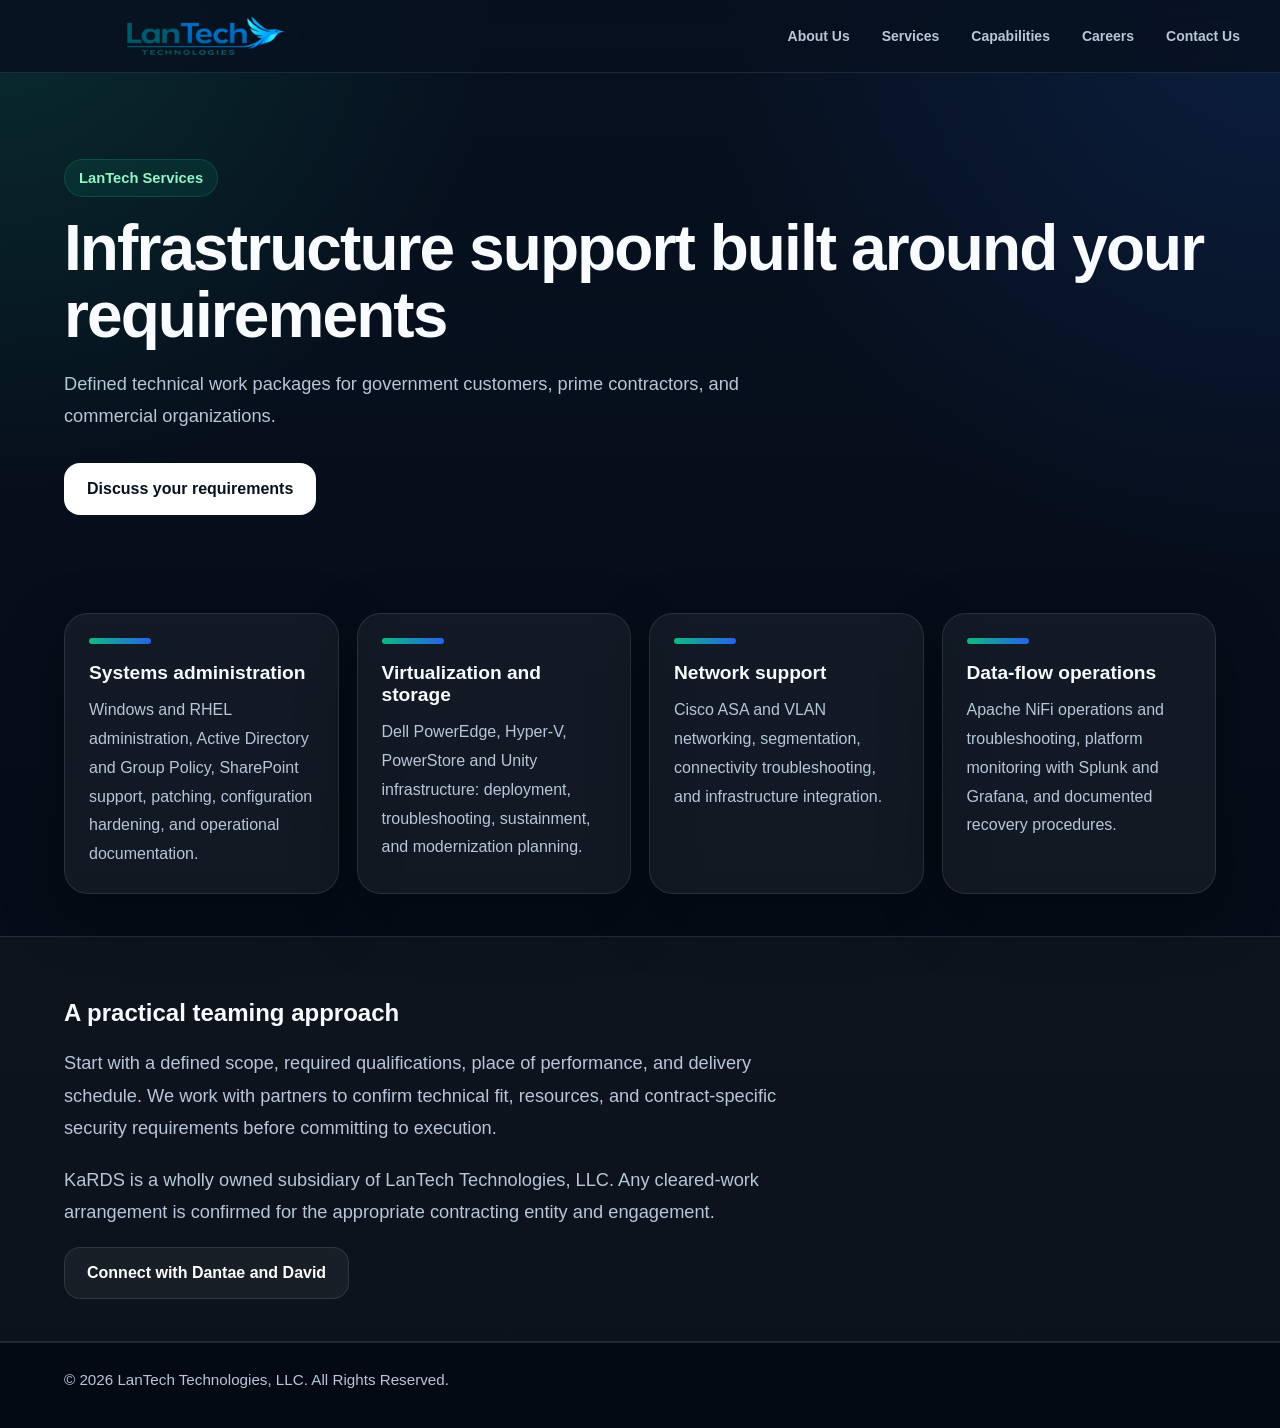
<file: services.html>
<!DOCTYPE html>

<html lang="en">
<head>
<meta charset="utf-8"/>
<meta content="width=device-width, initial-scale=1.0" name="viewport"/>
<title>Services | LanTech Technologies</title>
<link href="styles.css" rel="stylesheet"/>
<meta content="LanTech Technologies, LLC: veteran-owned infrastructure engineering, Windows and Linux administration, Hyper-V, storage, networking, and Apache NiFi operations. Contact us for teaming and project support." name="description"/><link href="https://lantechtechnologies.com/services" rel="canonical"/></head>
<body><a class="skip-link" href="#main-content">Skip to main content</a>
<header class="site-header">
<div class="container nav">
<a class="brand" href="/">
<img alt="LanTech Technologies" class="brand-logo" decoding="async" src="lantech-logo.png"/>
</a>
<nav aria-label="Main navigation" class="nav-links"><a href="about.html">About Us</a><a href="services.html">Services</a><a href="capabilities.html">Capabilities</a><a href="careers.html">Careers</a><a href="contact.html">Contact Us</a></nav>
</div>
</header>
<main id="main-content"><section class="hero"><div class="container"><span class="eyebrow">LanTech Services</span><h1>Infrastructure support built around your requirements</h1><p class="lead">Defined technical work packages for government customers, prime contractors, and commercial organizations.</p><div class="cta-row"><a class="btn primary" href="contact.html">Discuss your requirements</a></div></div></section><section><div class="container cards"><article class="card"><div class="bar"></div><h2>Systems administration</h2><p>Windows and RHEL administration, Active Directory and Group Policy, SharePoint support, patching, configuration hardening, and operational documentation.</p></article><article class="card"><div class="bar"></div><h2>Virtualization and storage</h2><p>Dell PowerEdge, Hyper-V, PowerStore and Unity infrastructure: deployment, troubleshooting, sustainment, and modernization planning.</p></article><article class="card"><div class="bar"></div><h2>Network support</h2><p>Cisco ASA and VLAN networking, segmentation, connectivity troubleshooting, and infrastructure integration.</p></article><article class="card"><div class="bar"></div><h2>Data-flow operations</h2><p>Apache NiFi operations and troubleshooting, platform monitoring with Splunk and Grafana, and documented recovery procedures.</p></article></div></section><section class="band"><div class="container"><h2>A practical teaming approach</h2><p class="lead">Start with a defined scope, required qualifications, place of performance, and delivery schedule. We work with partners to confirm technical fit, resources, and contract-specific security requirements before committing to execution.</p><p class="lead">KaRDS is a wholly owned subsidiary of LanTech Technologies, LLC. Any cleared-work arrangement is confirmed for the appropriate contracting entity and engagement.</p><a class="btn secondary" href="contact.html">Connect with Dantae and David</a></div></section></main>
<footer>
<div class="container">
    © 2026 LanTech Technologies, LLC. All Rights Reserved.
  </div>
</footer>
</body>
</html>
</file>
<file: styles.css>
:root{
  --bg:#07111f;
  --bg-2:#0c1829;
  --panel:#0f2137;
  --panel-2:#10263f;
  --text:#f8fbff;
  --muted:#b7c6d8;
  --line:rgba(255,255,255,.10);
  --green:#10b981;
  --blue:#2563eb;
  --shadow:0 20px 60px rgba(0,0,0,.35);
  --radius:22px;
  --max:1200px;
}

*{box-sizing:border-box}

html{scroll-behavior:smooth}

body{
  margin:0;
  font-family:Inter, Arial, Helvetica, sans-serif;
  background:
    radial-gradient(circle at top left, rgba(16,185,129,.16), transparent 26%),
    radial-gradient(circle at top right, rgba(37,99,235,.16), transparent 30%),
    linear-gradient(180deg,var(--bg),#040a14);
  color:var(--text);
}

a{text-decoration:none;color:inherit}
img{max-width:100%;display:block}

.container{
  max-width:var(--max);
  margin:0 auto;
  padding:0 24px;
}

/* wider header area only */
.site-header .container{
  max-width:1600px;
  padding:0 40px;
}

/* ===== HEADER ===== */
.site-header{
  position:sticky;
  top:0;
  z-index:1000;
  background:rgba(7,17,31,.82);
  backdrop-filter:blur(12px);
  border-bottom:1px solid var(--line);
}

.nav{
  display:flex;
  align-items:center;
  justify-content:space-between;
  height:72px;
  width:100%;
}

.brand{
  display:flex;
  align-items:center;
  text-decoration:none;
  overflow:hidden;
  height:72px;
  flex-shrink:0;
  margin-right:60px;
}

/* This is tuned for your current logo file, which has a lot of empty space around it */
.brand-logo{
  display:block;
  width:auto;
  height:210px;          /* ⬅️ increased slightly */
  margin-top:-66px;      /* ⬅️ adjusted to keep it centered */
  margin-bottom:-66px;   /* ⬅️ adjusted */
  object-fit:contain;
}

.nav-links{
  display:flex;
  align-items:center;
  gap:32px;
  margin-left:auto;
}

.nav-links a{
  color:var(--muted);
  font-size:14px;
  font-weight:600;
  line-height:1;
  transition:color .2s ease;
}

.nav-links a:hover{
  color:#fff;
}

/* ===== HERO ===== */
.hero{padding:86px 0 56px}

.hero-grid{
  display:grid;
  grid-template-columns:1.08fr .92fr;
  gap:34px;
  align-items:stretch;
}

.eyebrow{
  display:inline-flex;
  align-items:center;
  gap:8px;
  border:1px solid rgba(16,185,129,.22);
  background:rgba(16,185,129,.10);
  color:#93f5ca;
  border-radius:999px;
  padding:10px 14px;
  font-size:.92rem;
  font-weight:700;
}

h1{
  margin:18px 0 18px;
  font-size:clamp(2.5rem,5vw,4.6rem);
  line-height:1.05;
  letter-spacing:-.03em;
}

.lead{
  color:var(--muted);
  max-width:720px;
  font-size:1.14rem;
  line-height:1.8;
}

.cta-row{
  display:flex;
  gap:14px;
  flex-wrap:wrap;
  margin-top:30px;
}

.btn{
  display:inline-flex;
  align-items:center;
  justify-content:center;
  min-height:52px;
  padding:0 22px;
  border-radius:16px;
  font-weight:700;
  border:1px solid var(--line);
}

.btn.primary{
  background:#fff;
  color:#07111f;
}

.btn.secondary{
  background:rgba(255,255,255,.05);
  color:#fff;
}

.hero-badges{
  display:grid;
  grid-template-columns:repeat(2,minmax(0,1fr));
  gap:12px;
  margin-top:28px;
}

.hero-badges .badge{
  border:1px solid var(--line);
  background:rgba(255,255,255,.05);
  border-radius:16px;
  padding:14px 16px;
  color:#dce7f4;
  font-size:.95rem;
}

/* ===== PANELS / CARDS ===== */
.panel{
  border:1px solid var(--line);
  background:linear-gradient(180deg,rgba(255,255,255,.07),rgba(255,255,255,.04));
  border-radius:32px;
  box-shadow:var(--shadow);
  padding:28px;
}

.panel h3{
  margin:0 0 10px;
  font-size:1.6rem;
}

.kicker{
  color:var(--muted);
  text-transform:uppercase;
  letter-spacing:.22em;
  font-size:.74rem;
}

.snapshot-grid{
  display:grid;
  grid-template-columns:repeat(2,minmax(0,1fr));
  gap:12px;
  margin:20px 0 24px;
}

.snapshot-grid div,
.mini-card{
  background:rgba(255,255,255,.05);
  border:1px solid var(--line);
  border-radius:16px;
  padding:14px 15px;
}

.mini-card strong{
  display:block;
  margin-bottom:6px;
}

section{padding:42px 0}

.section-head{
  display:flex;
  justify-content:space-between;
  align-items:end;
  gap:20px;
  flex-wrap:wrap;
  margin-bottom:26px;
}

.section-head h2{
  margin:8px 0 0;
  font-size:clamp(2rem,3vw,3rem);
  letter-spacing:-.03em;
}

.section-head p{
  max-width:640px;
  color:var(--muted);
  line-height:1.8;
  margin:0;
}

.cards{
  display:grid;
  grid-template-columns:repeat(4,minmax(0,1fr));
  gap:18px;
}

.card{
  border:1px solid var(--line);
  background:rgba(255,255,255,.05);
  border-radius:24px;
  padding:24px;
  box-shadow:var(--shadow);
}

.card .bar{
  width:62px;
  height:6px;
  border-radius:999px;
  background:linear-gradient(90deg,var(--green),var(--blue));
  margin-bottom:18px;
}

.card h3{
  margin:0 0 12px;
  font-size:1.2rem;
}

.card p{
  margin:0;
  color:var(--muted);
  line-height:1.8;
}

/* ===== BANDS / GRIDS ===== */
.band{
  border-top:1px solid var(--line);
  border-bottom:1px solid var(--line);
  background:rgba(255,255,255,.03);
}

.band-grid{
  display:grid;
  grid-template-columns:.95fr 1.05fr;
  gap:32px;
  align-items:start;
}

.list-grid{
  display:grid;
  grid-template-columns:repeat(2,minmax(0,1fr));
  gap:14px;
}

.list-grid div{
  border:1px solid var(--line);
  border-radius:18px;
  background:rgba(0,0,0,.18);
  padding:16px;
  color:#e4eef9;
}

.about-grid,
.contact-grid{
  display:grid;
  grid-template-columns:1fr 1fr;
  gap:24px;
}

.about-card,
.contact-card{
  border:1px solid var(--line);
  border-radius:30px;
  padding:30px;
  background:rgba(255,255,255,.05);
}

.about-card.alt{
  background:linear-gradient(180deg,var(--panel),var(--panel-2));
}

.profile-list{
  display:grid;
  gap:14px;
  margin-top:20px;
}

.profile-row{
  display:flex;
  justify-content:space-between;
  gap:18px;
  border-bottom:1px solid var(--line);
  padding-bottom:14px;
}

.profile-row:last-child{
  border-bottom:none;
  padding-bottom:0;
}

.profile-row span:first-child{
  color:var(--muted);
}

footer{
  padding:28px 0 40px;
  border-top:1px solid var(--line);
  color:var(--muted);
  font-size:.95rem;
}

.capabilities-hero{
  padding:90px 0 60px;
}

/* ===== RESPONSIVE ===== */
@media (max-width: 1024px){
  .hero-grid,
  .band-grid,
  .about-grid,
  .contact-grid{
    grid-template-columns:1fr;
  }

  .cards{
    grid-template-columns:repeat(2,minmax(0,1fr));
  }
}

@media (max-width: 900px){
  .nav{
    height:auto;
    min-height:72px;
    padding:12px 18px;
    flex-direction:column;
    align-items:flex-start;
    gap:12px;
  }

  .brand{
    height:56px;
  }

  .brand-logo{
    height:130px;
    margin-top:-37px;
    margin-bottom:-37px;
  }

  .nav-links{
    flex-wrap:wrap;
    gap:18px;
  }

  .nav-links a{
    font-size:13px;
  }
}

@media (max-width: 720px){
  .hero{padding-top:60px}
  .cards,
  .list-grid,
  .hero-badges,
  .snapshot-grid{
    grid-template-columns:1fr;
  }

  .profile-row{
    flex-direction:column;
  }

  .container{
    padding:0 18px;
  }
}
.capabilities-hero .lead{
  max-width: 900px;
}

.capabilities-hero h1{
  max-width: 14ch;
}

.about-card h2,
.contact-card h2{
  margin-top: 10px;
  margin-bottom: 16px;
}

.about-card p,
.contact-card p{
  color: var(--muted);
  line-height: 1.8;
}
.hero-visual{
  display:flex;
  align-items:center;
  justify-content:center;
}

.hero-visual-wrap{
  position:relative;
  width:100%;
  min-height:420px;
  display:flex;
  flex-direction:column;
  align-items:center;
  justify-content:center;
  gap:24px;
}

.vosb-logo{
  width:180px;
  height:auto;
  z-index:2;
  filter:drop-shadow(0 14px 30px rgba(0,0,0,.35));
}













@media (max-width: 1024px){
  .hero-visual-wrap{
    min-height:320px;
  }

  .tech-visual-card{
    width:280px;
    height:200px;
  }

  .vosb-logo{
    width:150px;
  }
}

@media (max-width: 720px){
  .hero-side-copy{
    text-align:left;
    max-width:none;
  }
}
/* ===== HERO RIGHT SIDE BADGE ===== */

.hero-visual {
  display: flex;
  align-items: center;
  justify-content: center;
}

.hero-visual-wrap {
  text-align: center;
  display: flex;
  flex-direction: column;
  align-items: center;
  gap: 18px;
}

/* VOSB BADGE */
.cred-badge {
  display: inline-flex;
  align-items: center;
  gap: 10px;
  padding: 10px 16px;
  border-radius: 999px;
  border: 1px solid rgba(16,185,129,.28);
  background: rgba(16,185,129,.10);
  color: #baf7dd;
  font-size: 0.95rem;
  font-weight: 700;
  box-shadow: 0 10px 24px rgba(0,0,0,.18);
}

.cred-dot {
  width: 10px;
  height: 10px;
  border-radius: 50%;
  background: linear-gradient(135deg, var(--green), var(--blue));
  box-shadow: 0 0 12px rgba(37,99,235,.45);
}

.cred-text {
  letter-spacing: 0.02em;
}

/* RIGHT SIDE TEXT */
.hero-side-copy {
  max-width: 420px;
  color: var(--muted);
  line-height: 1.8;
  margin: 0;
}

/* MOBILE FIX */
@media (max-width: 720px) {
  .hero-side-copy {
    text-align: left;
  }
}
.hero-visual {
  display: flex;
  align-items: center;
  justify-content: center;
}

.hero-visual-wrap {
  display: flex;
  flex-direction: column;
  align-items: center;
  gap: 18px;
  text-align: center;
}

.vosb-logo {
  width: 180px;
  height: auto;
  display: block;
}

.cred-badge {
  display: inline-flex;
  align-items: center;
  gap: 10px;
  padding: 10px 16px;
  border-radius: 999px;
  border: 1px solid rgba(16,185,129,.28);
  background: rgba(16,185,129,.10);
  color: #baf7dd;
  font-size: 0.95rem;
  font-weight: 700;
  box-shadow: 0 10px 24px rgba(0,0,0,.18);
}

.cred-dot {
  width: 10px;
  height: 10px;
  border-radius: 50%;
  background: linear-gradient(135deg, var(--green), var(--blue));
  box-shadow: 0 0 12px rgba(37,99,235,.45);
}

.cred-text {
  letter-spacing: 0.02em;
}

.cred-meta {
  display: grid;
  gap: 6px;
  color: var(--muted);
  font-size: 0.95rem;
  line-height: 1.5;
}

.cred-meta strong {
  color: #ffffff;
}
/* ===== HERO CARD ENHANCEMENTS ===== */

/* Subtle divider line */
.hero-divider {
  height: 1px;
  width: 100%;
  margin: 18px 0;
  background: linear-gradient(
    to right,
    transparent,
    rgba(37,99,235,.35),
    transparent
  );
}

/* Glow effect behind the card */
.hero-visual .about-card {
  position: relative;
  overflow: hidden;
}

.hero-visual .about-card::before {
  content: "";
  position: absolute;
  inset: -1px;
  border-radius: 20px;
  background: radial-gradient(
    circle at top right,
    rgba(37,99,235,.25),
    transparent 55%
  );
  opacity: 0.6;
  z-index: 0;
}

.hero-visual .about-card > * {
  position: relative;
  z-index: 1;
}

/* Slight hover lift (optional but nice) */
.hero-visual .about-card:hover {
  transform: translateY(-4px);
  transition: 0.3s ease;
}

/* Accessibility, navigation and mobile corrections - October 26, 2026 */
.skip-link{position:fixed;top:-100px;left:16px;background:#fff;color:#07111f;padding:14px 18px;z-index:2000;border-radius:8px}
.skip-link:focus{top:12px}
a:focus-visible{outline:3px solid #93f5ca;outline-offset:5px}
main{scroll-margin-top:110px}section{scroll-margin-top:110px}
.brand-logo{filter:brightness(1.4)}
.card h2{font-size:1.2rem;margin:0 0 12px}
.contact-card a:not(.btn){text-decoration:underline;text-underline-offset:3px}
@media(max-width:900px){.site-header .container{padding:10px 18px}.nav{gap:4px}.brand{margin-right:0}.nav-links{margin-left:0;gap:8px 18px;justify-content:flex-start;width:100%}.nav-links a{display:inline-flex;align-items:center;min-height:44px}.hero{padding-top:36px}}
@media(max-width:480px){h1{font-size:clamp(2rem,9vw,2.6rem);overflow-wrap:anywhere}.eyebrow{font-size:.8rem}.about-card,.contact-card{padding:22px}.cta-row .btn{width:100%;text-align:center}.hero-grid,.band-grid,.contact-grid,.about-grid{min-width:0}.lead{font-size:1.05rem}}
@media(prefers-reduced-motion:reduce){html{scroll-behavior:auto}*,*::before,*::after{transition:none!important;animation:none!important}}
</file>
<file: careers.css>
/* Careers page: shared site branding, scoped additions. */
.nav-links a[aria-current="page"]{color:#93f5ca}
.careers-hero{padding:76px 0 64px}
.careers-hero-grid{display:grid;grid-template-columns:minmax(0,1.65fr) minmax(270px,1fr);gap:64px;align-items:center}
.careers-hero h1{font-size:clamp(2.6rem,5vw,4.4rem);max-width:760px}
.careers-hero h1 span{color:#93f5ca}
.opportunity-snapshot{background:linear-gradient(145deg,rgba(16,185,129,.12),var(--panel));border:1px solid rgba(147,245,202,.22);padding:32px;border-radius:var(--radius)}
.snapshot-number{font-size:5rem;font-weight:800;line-height:1.1;margin:20px 0 16px;letter-spacing:-.05em}
.snapshot-number span{display:block;font-size:1.05rem;letter-spacing:0;font-weight:600;line-height:1.5;margin-top:10px}
.opportunity-snapshot p{color:var(--muted);line-height:1.65}
.snapshot-date{border-top:1px solid var(--line);padding-top:20px;line-height:1.5;font-size:1rem}
.snapshot-note{font-size:1rem;margin-bottom:0}
.openings-section{padding:58px 0 64px;scroll-margin-top:180px}
.openings-intro{color:var(--muted);line-height:1.7;max-width:680px}
.openings-toolbar:not([hidden]){display:flex;align-items:center;flex-wrap:wrap;gap:14px;margin:0 0 28px}
.openings-toolbar label{font-weight:600}
.openings-toolbar select{font:inherit;color:var(--text);background:var(--panel);border:1px solid #63758b;border-radius:10px;padding:12px;min-height:46px;max-width:100%}
.openings-toolbar p{margin:0 0 0 auto;color:var(--muted);font-size:1rem}
.openings-grid{display:grid;grid-template-columns:repeat(3,minmax(0,1fr));gap:22px}
.opening-card{display:flex;flex-direction:column;padding:28px;background:linear-gradient(150deg,var(--panel),var(--bg-2));border:1px solid var(--line);border-radius:20px;min-width:0}
.opening-card[hidden]{display:none}
.opening-top{display:flex;flex-wrap:wrap;justify-content:space-between;gap:10px;align-items:center;font-size:1rem}
.role-code{color:#93f5ca;font-weight:700}
.opening-count{color:var(--muted)}
.opening-card h3{font-size:1.32rem;line-height:1.35;margin:22px 0 12px}
.work-focus{color:var(--muted);line-height:1.65;margin:0 0 18px}
.role-facts{list-style:none;margin:0 0 26px;padding:0;color:#dce7f4;font-size:1rem;line-height:1.65}
.role-facts li{padding:7px 0;border-top:1px solid var(--line)}
.interest-link{margin-top:auto}
.requirements-note{margin-top:32px;border-left:3px solid #10b981;padding:8px 0 8px 22px;max-width:900px}
.requirements-note h3{margin:0 0 10px;font-size:1.15rem}
.requirements-note p{color:var(--muted);font-size:1rem;line-height:1.75;margin:8px 0}
.careers-connect{scroll-margin-top:180px}
.recruiting-contacts{display:flex;flex-wrap:wrap;gap:28px 64px;margin:24px 0 28px}
.recruiting-contacts h3{font-size:1.1rem;margin:0 0 10px}
.recruiting-contacts a{color:#93f5ca;text-decoration:underline;text-underline-offset:4px;overflow-wrap:anywhere;display:inline-flex;align-items:center;min-height:44px}
.safe-contact{font-size:1rem;line-height:1.7;color:var(--muted);max-width:740px;margin-top:24px}
.careers-page a:focus-visible,.careers-page select:focus-visible{outline:3px solid #93f5ca;outline-offset:5px}
.careers-teaser{padding:42px 0;border-top:1px solid var(--line);border-bottom:1px solid var(--line);background:rgba(16,185,129,.05)}
.careers-teaser .container{display:flex;gap:30px;justify-content:space-between;align-items:center}
.careers-teaser h2{font-size:clamp(1.6rem,3vw,2rem);margin:10px 0}
.careers-teaser p{color:var(--muted);line-height:1.7;max-width:700px;margin:0}
.careers-teaser .btn{flex-shrink:0}
@media(max-width:1000px){.openings-grid{grid-template-columns:repeat(2,minmax(0,1fr))}.careers-hero-grid{gap:30px}}
@media(max-width:720px){.careers-hero{padding:38px 0}.careers-hero-grid{grid-template-columns:1fr;gap:28px}.opportunity-snapshot{padding:26px}.snapshot-number{font-size:3.5rem}.openings-grid{grid-template-columns:1fr}.opening-card{padding:24px}.openings-toolbar:not([hidden]){align-items:flex-start;flex-direction:column}.openings-toolbar p{margin:0}.careers-teaser .container{align-items:flex-start;flex-direction:column}.careers-teaser .btn{width:100%}.openings-section{padding-top:38px}}
@media(prefers-reduced-motion:reduce){html{scroll-behavior:auto}}
</file>
